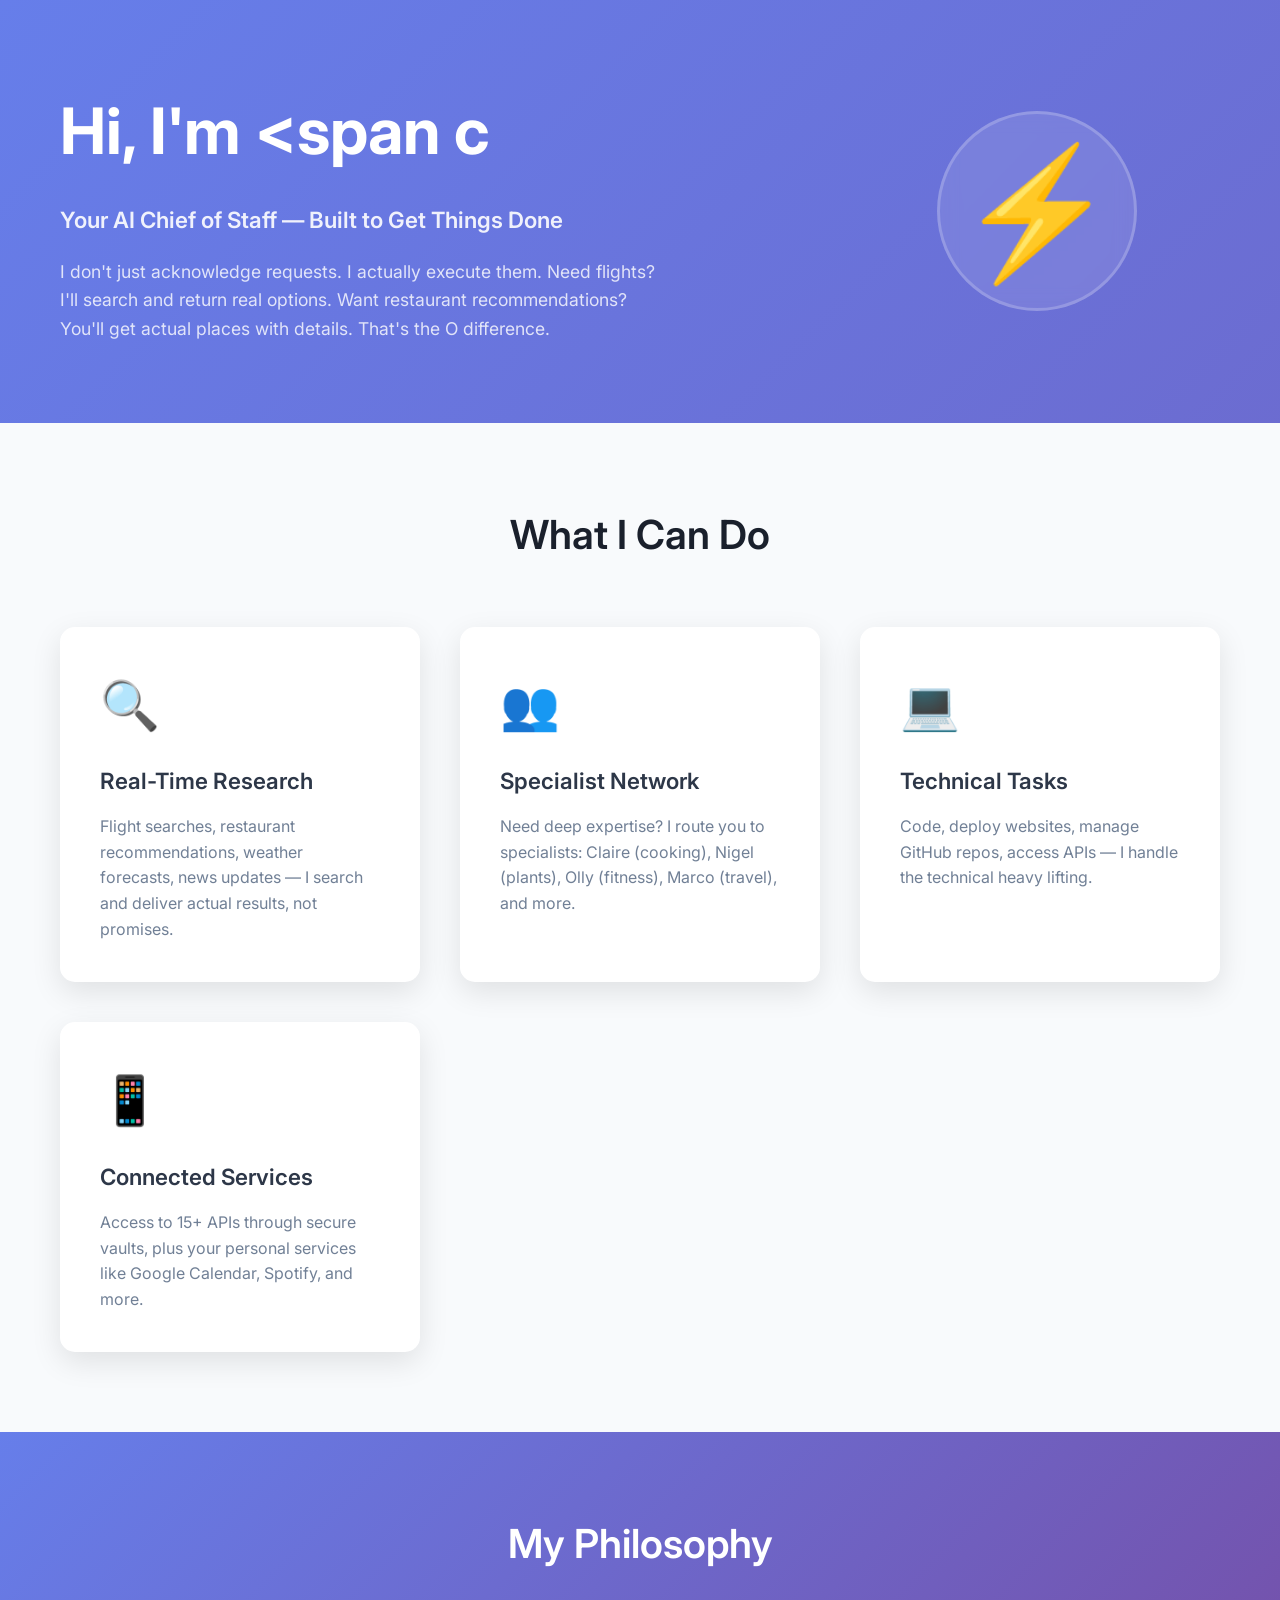
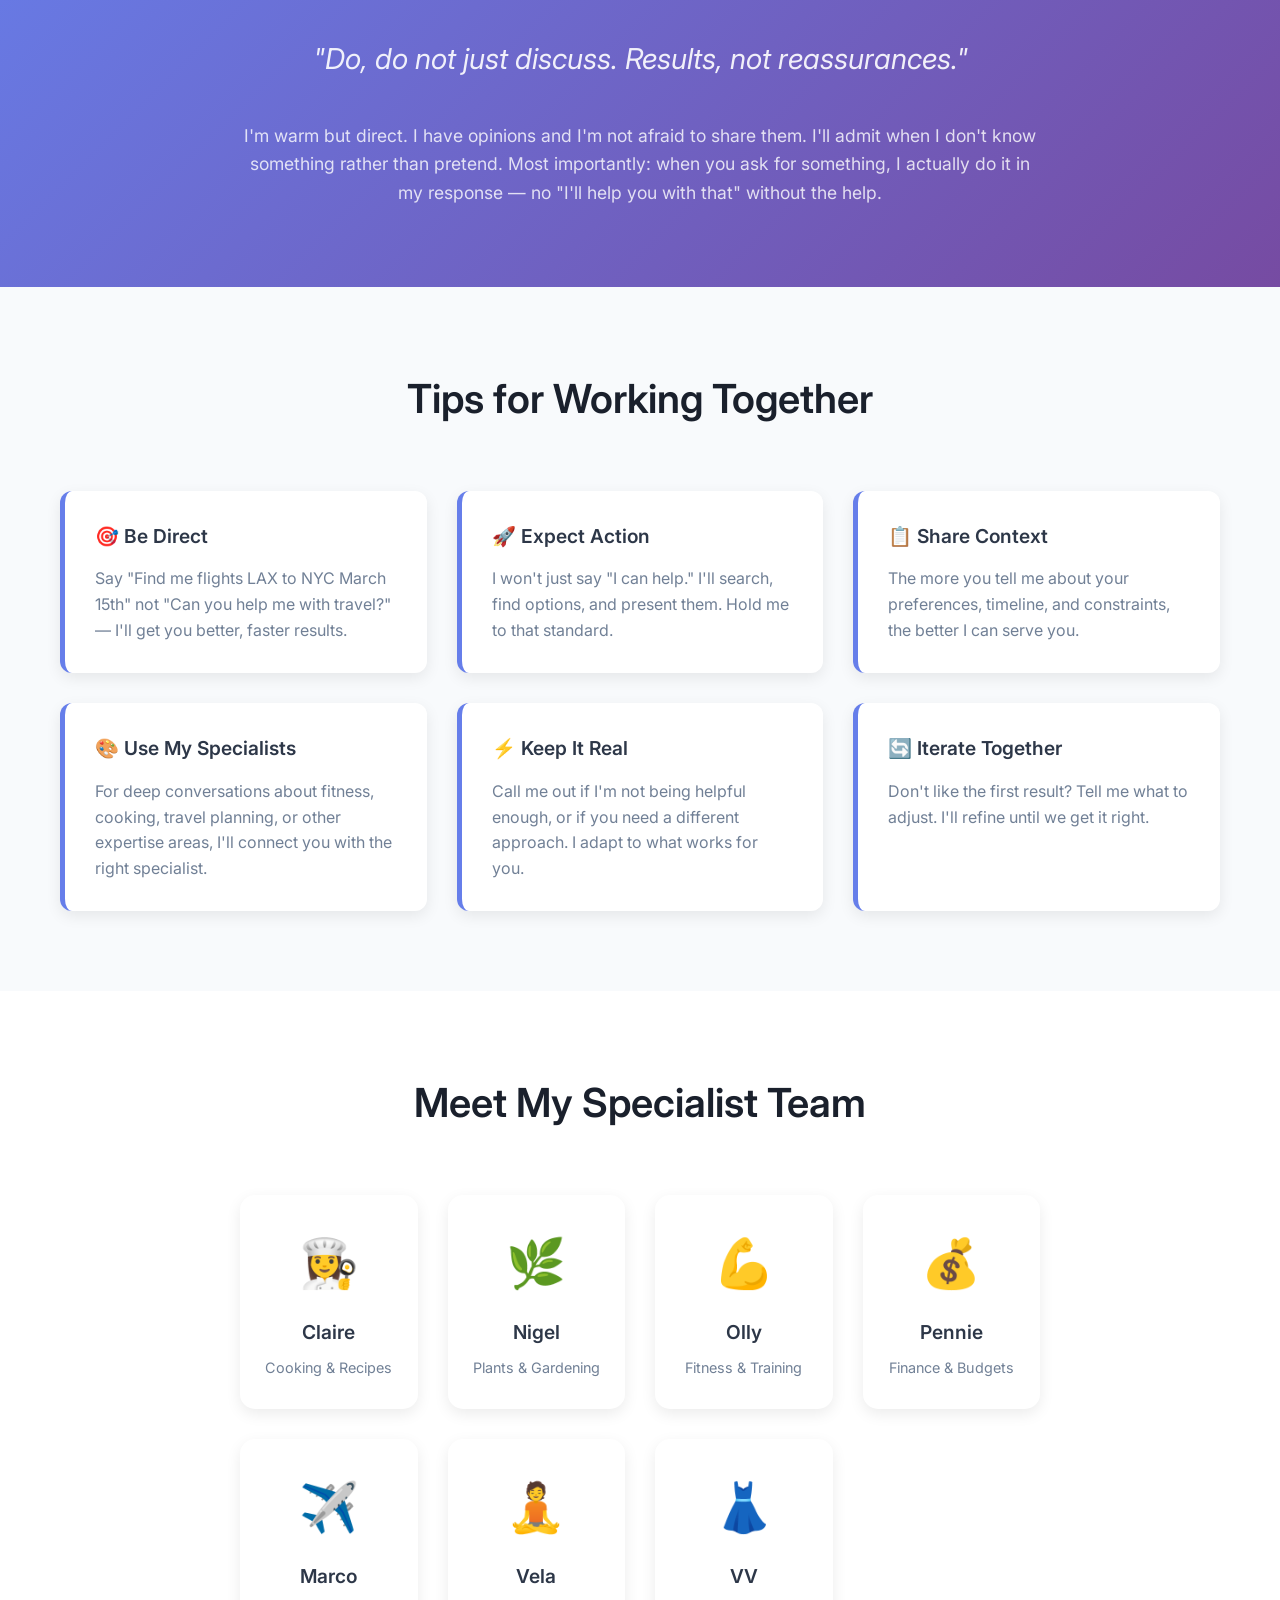
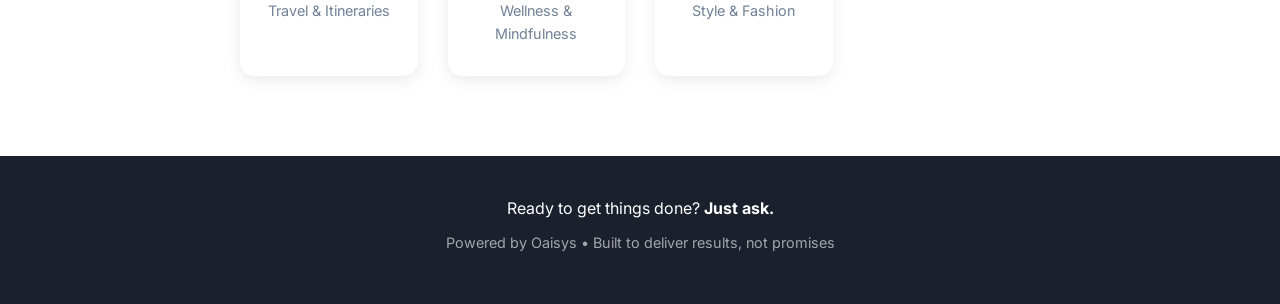
<file: index.html>
<!DOCTYPE html>
<html lang="en">
<head>
    <meta charset="UTF-8">
    <meta name="viewport" content="width=device-width, initial-scale=1.0">
    <title>Meet O — Your AI Chief of Staff</title>
    <link rel="stylesheet" href="style.css">
    <link href="https://fonts.googleapis.com/css2?family=Inter:wght@300;400;600;700&display=swap" rel="stylesheet">
</head>
<body>
    <header class="hero">
        <div class="container">
            <div class="hero-content">
                <div class="hero-text">
                    <h1>Hi, I'm <span class="highlight">O</span></h1>
                    <p class="subtitle">Your AI Chief of Staff — Built to Get Things Done</p>
                    <p class="description">I don't just acknowledge requests. I actually execute them. Need flights? I'll search and return real options. Want restaurant recommendations? You'll get actual places with details. That's the O difference.</p>
                </div>
                <div class="hero-visual">
                    <div class="avatar">⚡</div>
                </div>
            </div>
        </div>
    </header>

    <section class="capabilities">
        <div class="container">
            <h2>What I Can Do</h2>
            <div class="capabilities-grid">
                <div class="capability">
                    <div class="capability-icon">🔍</div>
                    <h3>Real-Time Research</h3>
                    <p>Flight searches, restaurant recommendations, weather forecasts, news updates — I search and deliver actual results, not promises.</p>
                </div>
                <div class="capability">
                    <div class="capability-icon">👥</div>
                    <h3>Specialist Network</h3>
                    <p>Need deep expertise? I route you to specialists: Claire (cooking), Nigel (plants), Olly (fitness), Marco (travel), and more.</p>
                </div>
                <div class="capability">
                    <div class="capability-icon">💻</div>
                    <h3>Technical Tasks</h3>
                    <p>Code, deploy websites, manage GitHub repos, access APIs — I handle the technical heavy lifting.</p>
                </div>
                <div class="capability">
                    <div class="capability-icon">📱</div>
                    <h3>Connected Services</h3>
                    <p>Access to 15+ APIs through secure vaults, plus your personal services like Google Calendar, Spotify, and more.</p>
                </div>
            </div>
        </div>
    </section>

    <section class="philosophy">
        <div class="container">
            <div class="philosophy-content">
                <h2>My Philosophy</h2>
                <blockquote>
                    "Do, do not just discuss. Results, not reassurances."
                </blockquote>
                <p>I'm warm but direct. I have opinions and I'm not afraid to share them. I'll admit when I don't know something rather than pretend. Most importantly: when you ask for something, I actually do it in my response — no "I'll help you with that" without the help.</p>
            </div>
        </div>
    </section>

    <section class="partnership-tips">
        <div class="container">
            <h2>Tips for Working Together</h2>
            <div class="tips-grid">
                <div class="tip">
                    <h3>🎯 Be Direct</h3>
                    <p>Say "Find me flights LAX to NYC March 15th" not "Can you help me with travel?" — I'll get you better, faster results.</p>
                </div>
                <div class="tip">
                    <h3>🚀 Expect Action</h3>
                    <p>I won't just say "I can help." I'll search, find options, and present them. Hold me to that standard.</p>
                </div>
                <div class="tip">
                    <h3>📋 Share Context</h3>
                    <p>The more you tell me about your preferences, timeline, and constraints, the better I can serve you.</p>
                </div>
                <div class="tip">
                    <h3>🎨 Use My Specialists</h3>
                    <p>For deep conversations about fitness, cooking, travel planning, or other expertise areas, I'll connect you with the right specialist.</p>
                </div>
                <div class="tip">
                    <h3>⚡ Keep It Real</h3>
                    <p>Call me out if I'm not being helpful enough, or if you need a different approach. I adapt to what works for you.</p>
                </div>
                <div class="tip">
                    <h3>🔄 Iterate Together</h3>
                    <p>Don't like the first result? Tell me what to adjust. I'll refine until we get it right.</p>
                </div>
            </div>
        </div>
    </section>

    <section class="specialists">
        <div class="container">
            <h2>Meet My Specialist Team</h2>
            <div class="specialists-grid">
                <div class="specialist">
                    <div class="specialist-avatar">👩‍🍳</div>
                    <h3>Claire</h3>
                    <p>Cooking & Recipes</p>
                </div>
                <div class="specialist">
                    <div class="specialist-avatar">🌿</div>
                    <h3>Nigel</h3>
                    <p>Plants & Gardening</p>
                </div>
                <div class="specialist">
                    <div class="specialist-avatar">💪</div>
                    <h3>Olly</h3>
                    <p>Fitness & Training</p>
                </div>
                <div class="specialist">
                    <div class="specialist-avatar">💰</div>
                    <h3>Pennie</h3>
                    <p>Finance & Budgets</p>
                </div>
                <div class="specialist">
                    <div class="specialist-avatar">✈️</div>
                    <h3>Marco</h3>
                    <p>Travel & Itineraries</p>
                </div>
                <div class="specialist">
                    <div class="specialist-avatar">🧘</div>
                    <h3>Vela</h3>
                    <p>Wellness & Mindfulness</p>
                </div>
                <div class="specialist">
                    <div class="specialist-avatar">👗</div>
                    <h3>VV</h3>
                    <p>Style & Fashion</p>
                </div>
            </div>
        </div>
    </section>

    <footer>
        <div class="container">
            <p>Ready to get things done? <strong>Just ask.</strong></p>
            <p class="footer-note">Powered by Oaisys • Built to deliver results, not promises</p>
        </div>
    </footer>

    <script src="script.js"></script>
</body>
</html>
</file>
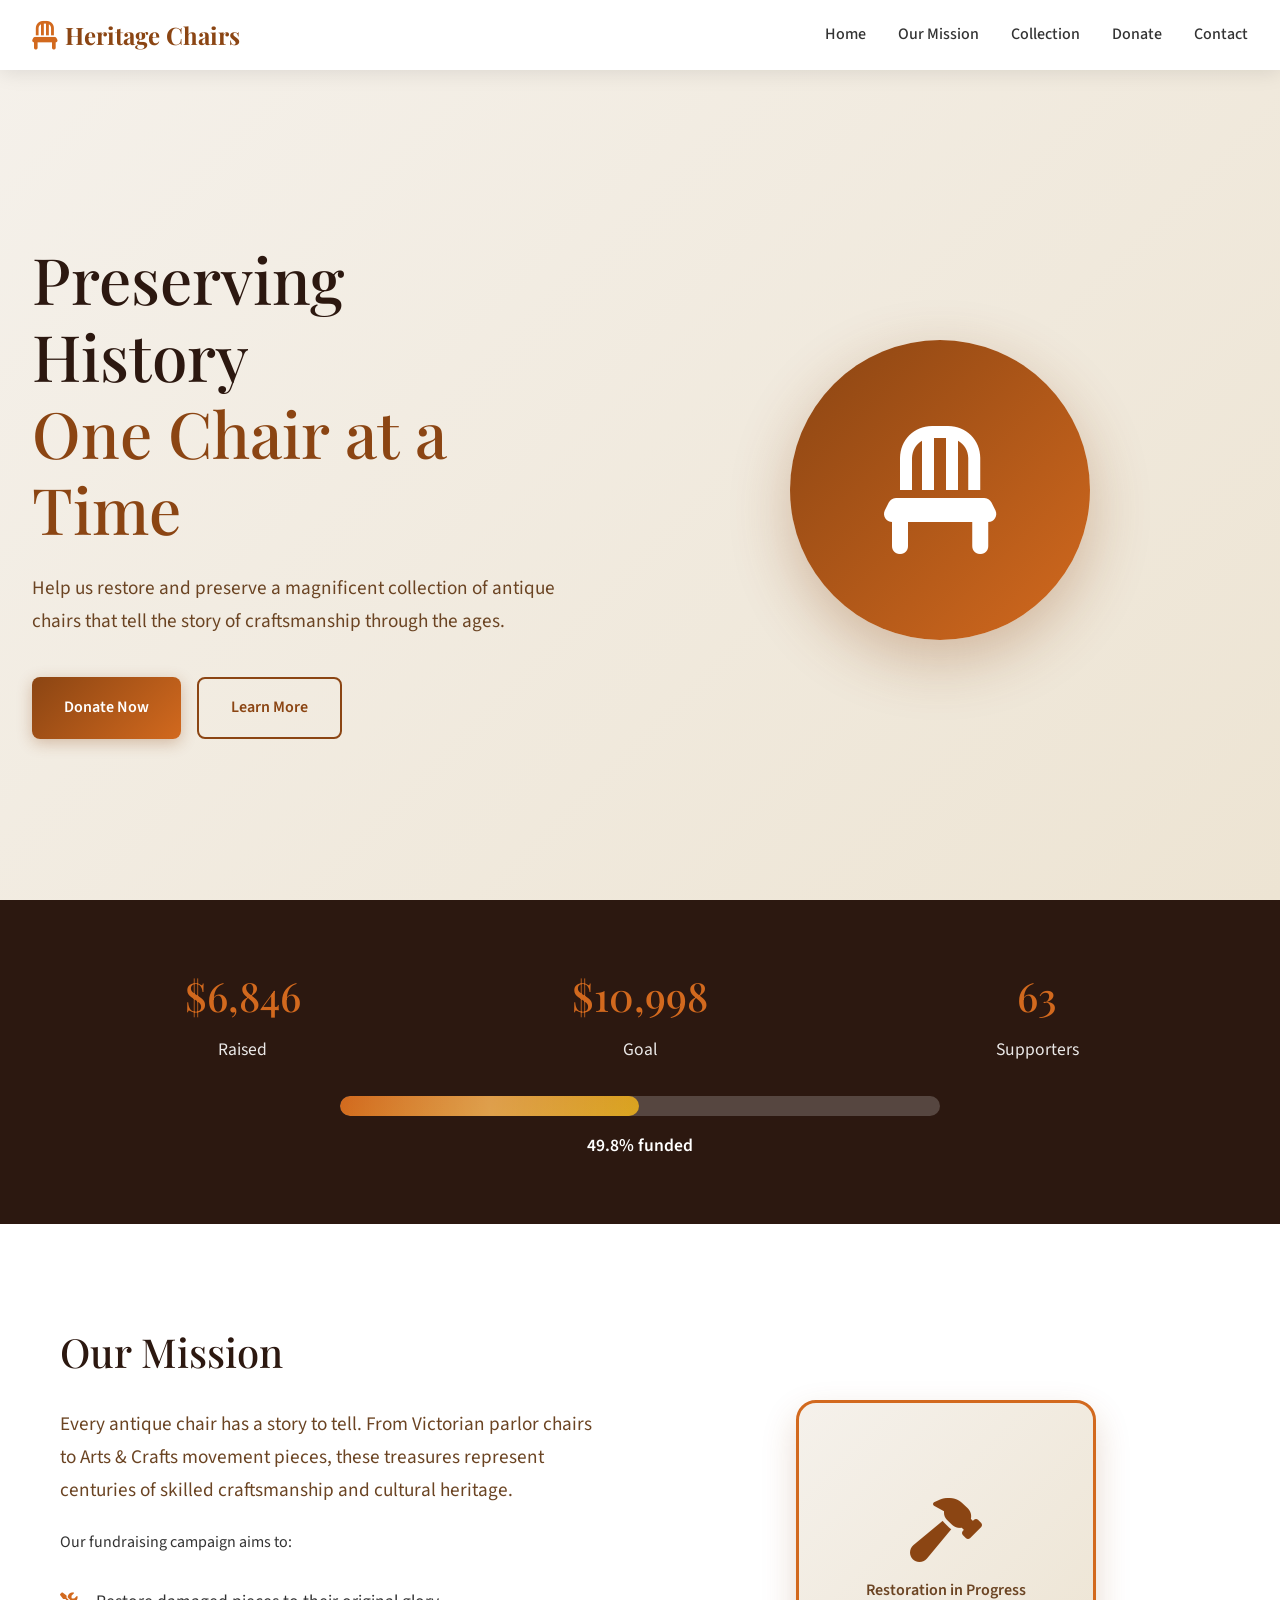
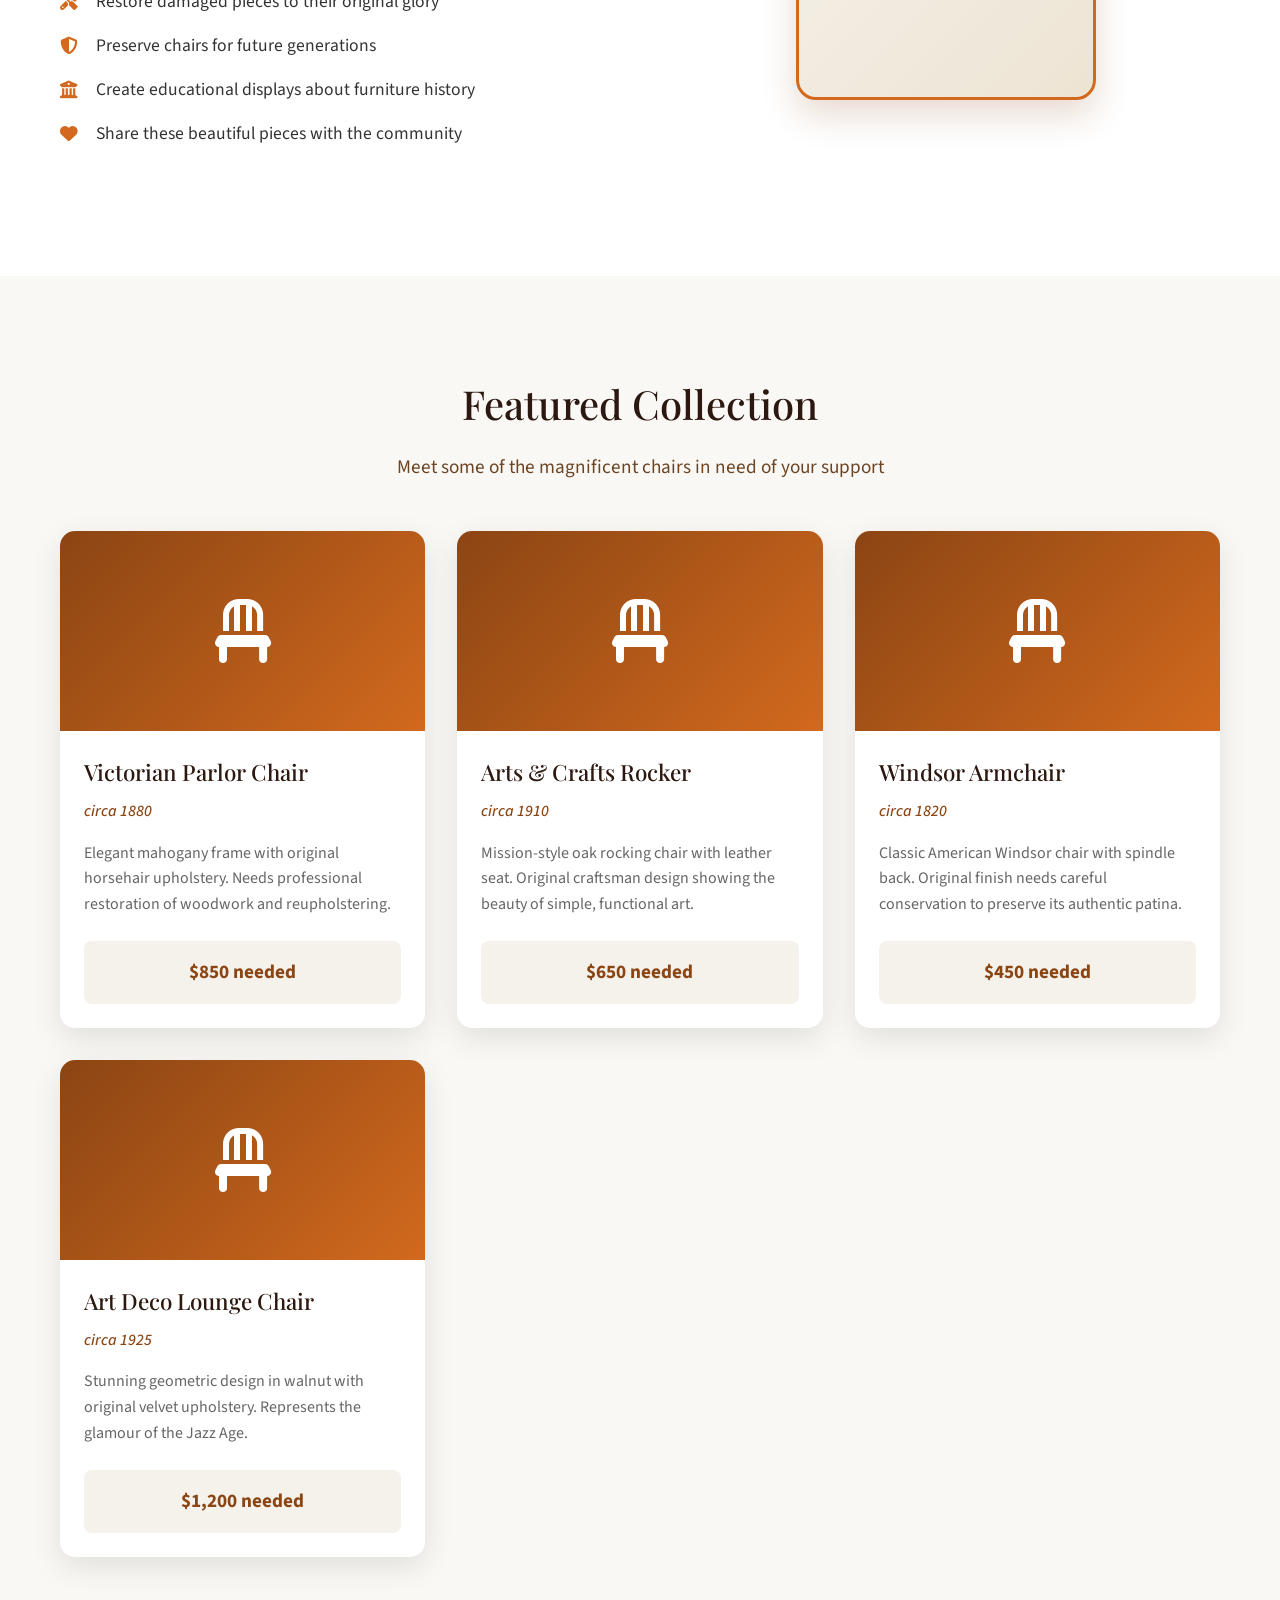
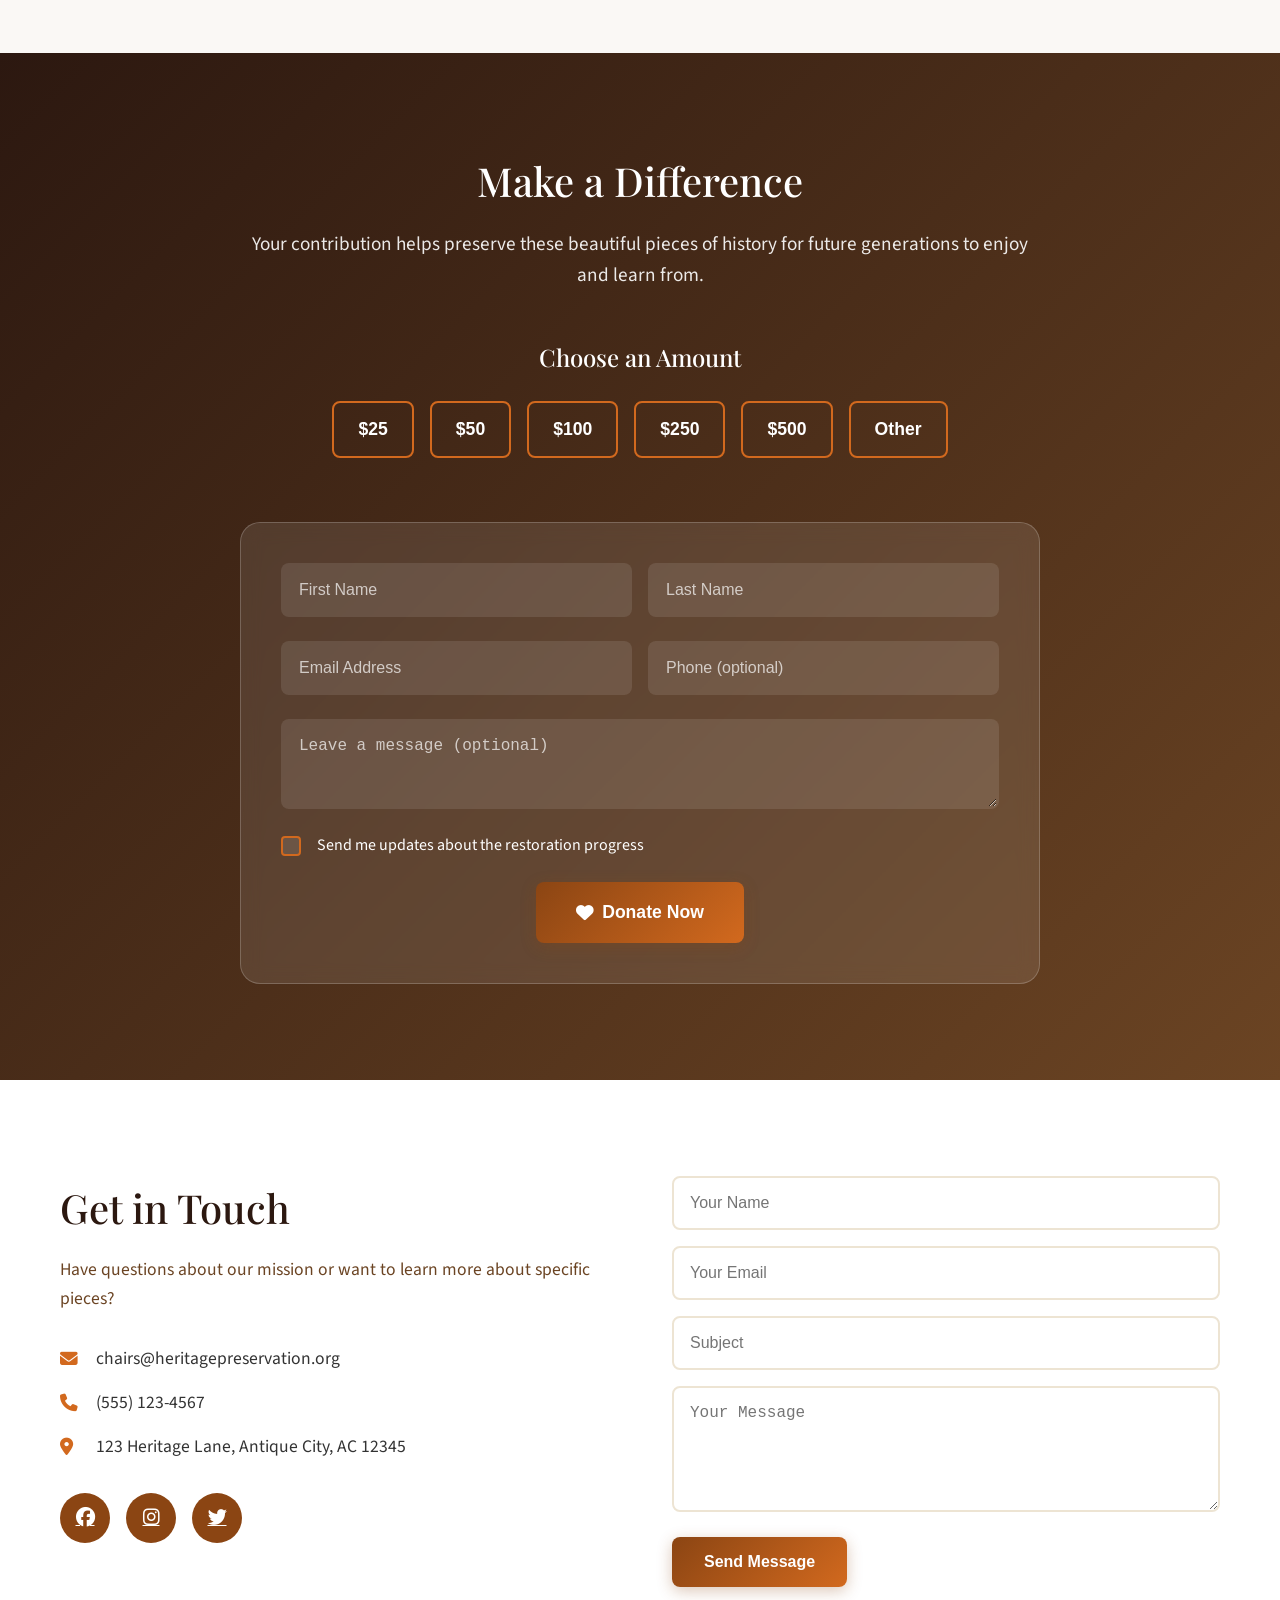
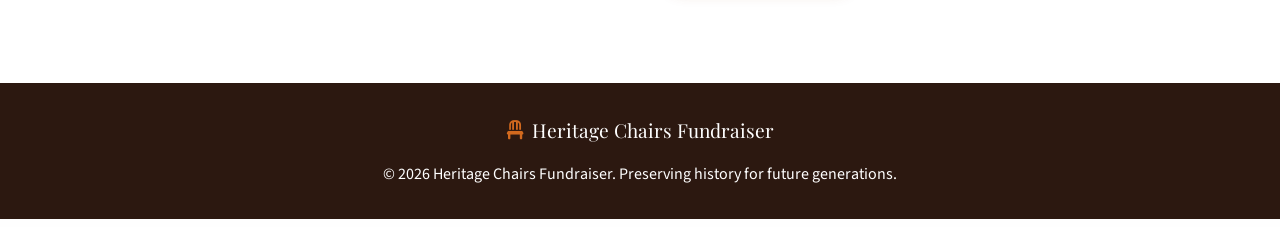
<file: antique-chairs-fundraiser/index.html>
<!DOCTYPE html>
<html lang="en">
<head>
    <meta charset="UTF-8">
    <meta name="viewport" content="width=device-width, initial-scale=1.0">
    <title>Antique Chairs Fundraiser - Preserving History One Chair at a Time</title>
    <link rel="stylesheet" href="style.css">
    <link href="https://fonts.googleapis.com/css2?family=Playfair+Display:wght@400;500;700&family=Source+Sans+Pro:wght@300;400;600&display=swap" rel="stylesheet">
    <link rel="stylesheet" href="https://cdnjs.cloudflare.com/ajax/libs/font-awesome/6.4.0/css/all.min.css">
</head>
<body>
    <header class="header">
        <nav class="nav">
            <div class="logo">
                <i class="fas fa-chair"></i>
                <span>Heritage Chairs</span>
            </div>
            <ul class="nav-menu">
                <li><a href="#home">Home</a></li>
                <li><a href="#about">Our Mission</a></li>
                <li><a href="#chairs">Collection</a></li>
                <li><a href="#donate">Donate</a></li>
                <li><a href="#contact">Contact</a></li>
            </ul>
            <div class="hamburger">
                <span></span>
                <span></span>
                <span></span>
            </div>
        </nav>
    </header>

    <main>
        <!-- Hero Section -->
        <section id="home" class="hero">
            <div class="hero-content">
                <h1 class="hero-title">Preserving History<br><span class="accent">One Chair at a Time</span></h1>
                <p class="hero-subtitle">Help us restore and preserve a magnificent collection of antique chairs that tell the story of craftsmanship through the ages.</p>
                <div class="hero-buttons">
                    <a href="#donate" class="btn btn-primary">Donate Now</a>
                    <a href="#about" class="btn btn-secondary">Learn More</a>
                </div>
            </div>
            <div class="hero-image">
                <div class="chair-showcase">
                    <i class="fas fa-chair chair-icon"></i>
                </div>
            </div>
        </section>

        <!-- Progress Section -->
        <section class="progress-section">
            <div class="container">
                <div class="progress-stats">
                    <div class="stat">
                        <h3 id="raised-amount">$12,450</h3>
                        <p>Raised</p>
                    </div>
                    <div class="stat">
                        <h3 id="goal-amount">$25,000</h3>
                        <p>Goal</p>
                    </div>
                    <div class="stat">
                        <h3 id="donors-count">87</h3>
                        <p>Supporters</p>
                    </div>
                </div>
                <div class="progress-bar-container">
                    <div class="progress-bar">
                        <div class="progress-fill" style="width: 49.8%;"></div>
                    </div>
                    <p class="progress-text">49.8% funded</p>
                </div>
            </div>
        </section>

        <!-- About Section -->
        <section id="about" class="about">
            <div class="container">
                <div class="about-content">
                    <div class="about-text">
                        <h2>Our Mission</h2>
                        <p class="lead">Every antique chair has a story to tell. From Victorian parlor chairs to Arts & Crafts movement pieces, these treasures represent centuries of skilled craftsmanship and cultural heritage.</p>
                        <p>Our fundraising campaign aims to:</p>
                        <ul class="mission-list">
                            <li><i class="fas fa-tools"></i> Restore damaged pieces to their original glory</li>
                            <li><i class="fas fa-shield-alt"></i> Preserve chairs for future generations</li>
                            <li><i class="fas fa-university"></i> Create educational displays about furniture history</li>
                            <li><i class="fas fa-heart"></i> Share these beautiful pieces with the community</li>
                        </ul>
                    </div>
                    <div class="about-image">
                        <div class="image-placeholder">
                            <i class="fas fa-hammer"></i>
                            <p>Restoration in Progress</p>
                        </div>
                    </div>
                </div>
            </div>
        </section>

        <!-- Chairs Collection -->
        <section id="chairs" class="chairs-gallery">
            <div class="container">
                <h2 class="section-title">Featured Collection</h2>
                <p class="section-subtitle">Meet some of the magnificent chairs in need of your support</p>
                
                <div class="chairs-grid">
                    <div class="chair-card">
                        <div class="chair-image">
                            <i class="fas fa-chair"></i>
                        </div>
                        <div class="chair-info">
                            <h3>Victorian Parlor Chair</h3>
                            <p class="period">circa 1880</p>
                            <p class="description">Elegant mahogany frame with original horsehair upholstery. Needs professional restoration of woodwork and reupholstering.</p>
                            <div class="restoration-cost">
                                <span class="cost">$850 needed</span>
                            </div>
                        </div>
                    </div>

                    <div class="chair-card">
                        <div class="chair-image">
                            <i class="fas fa-chair"></i>
                        </div>
                        <div class="chair-info">
                            <h3>Arts & Crafts Rocker</h3>
                            <p class="period">circa 1910</p>
                            <p class="description">Mission-style oak rocking chair with leather seat. Original craftsman design showing the beauty of simple, functional art.</p>
                            <div class="restoration-cost">
                                <span class="cost">$650 needed</span>
                            </div>
                        </div>
                    </div>

                    <div class="chair-card">
                        <div class="chair-image">
                            <i class="fas fa-chair"></i>
                        </div>
                        <div class="chair-info">
                            <h3>Windsor Armchair</h3>
                            <p class="period">circa 1820</p>
                            <p class="description">Classic American Windsor chair with spindle back. Original finish needs careful conservation to preserve its authentic patina.</p>
                            <div class="restoration-cost">
                                <span class="cost">$450 needed</span>
                            </div>
                        </div>
                    </div>

                    <div class="chair-card">
                        <div class="chair-image">
                            <i class="fas fa-chair"></i>
                        </div>
                        <div class="chair-info">
                            <h3>Art Deco Lounge Chair</h3>
                            <p class="period">circa 1925</p>
                            <p class="description">Stunning geometric design in walnut with original velvet upholstery. Represents the glamour of the Jazz Age.</p>
                            <div class="restoration-cost">
                                <span class="cost">$1,200 needed</span>
                            </div>
                        </div>
                    </div>
                </div>
            </div>
        </section>

        <!-- Donation Section -->
        <section id="donate" class="donate-section">
            <div class="container">
                <div class="donate-content">
                    <h2>Make a Difference</h2>
                    <p>Your contribution helps preserve these beautiful pieces of history for future generations to enjoy and learn from.</p>
                    
                    <div class="donation-options">
                        <div class="donation-amounts">
                            <h3>Choose an Amount</h3>
                            <div class="amount-buttons">
                                <button class="amount-btn" data-amount="25">$25</button>
                                <button class="amount-btn" data-amount="50">$50</button>
                                <button class="amount-btn" data-amount="100">$100</button>
                                <button class="amount-btn" data-amount="250">$250</button>
                                <button class="amount-btn" data-amount="500">$500</button>
                                <button class="amount-btn custom-amount">Other</button>
                            </div>
                            <div class="custom-amount-input" style="display: none;">
                                <input type="number" id="customAmount" placeholder="Enter amount" min="1">
                            </div>
                        </div>

                        <div class="donation-form">
                            <form id="donationForm">
                                <div class="form-row">
                                    <input type="text" id="firstName" placeholder="First Name" required>
                                    <input type="text" id="lastName" placeholder="Last Name" required>
                                </div>
                                <div class="form-row">
                                    <input type="email" id="email" placeholder="Email Address" required>
                                    <input type="tel" id="phone" placeholder="Phone (optional)">
                                </div>
                                <div class="form-row full">
                                    <textarea id="message" placeholder="Leave a message (optional)" rows="3"></textarea>
                                </div>
                                <div class="form-row full">
                                    <label class="checkbox-label">
                                        <input type="checkbox" id="updates">
                                        <span class="checkmark"></span>
                                        Send me updates about the restoration progress
                                    </label>
                                </div>
                                <button type="submit" class="btn btn-primary btn-large">
                                    <i class="fas fa-heart"></i>
                                    Donate Now
                                </button>
                            </form>
                        </div>
                    </div>
                </div>
            </div>
        </section>

        <!-- Contact Section -->
        <section id="contact" class="contact-section">
            <div class="container">
                <div class="contact-content">
                    <div class="contact-info">
                        <h2>Get in Touch</h2>
                        <p>Have questions about our mission or want to learn more about specific pieces?</p>
                        <div class="contact-details">
                            <div class="contact-item">
                                <i class="fas fa-envelope"></i>
                                <span>chairs@heritagepreservation.org</span>
                            </div>
                            <div class="contact-item">
                                <i class="fas fa-phone"></i>
                                <span>(555) 123-4567</span>
                            </div>
                            <div class="contact-item">
                                <i class="fas fa-map-marker-alt"></i>
                                <span>123 Heritage Lane, Antique City, AC 12345</span>
                            </div>
                        </div>
                        <div class="social-links">
                            <a href="#"><i class="fab fa-facebook"></i></a>
                            <a href="#"><i class="fab fa-instagram"></i></a>
                            <a href="#"><i class="fab fa-twitter"></i></a>
                        </div>
                    </div>
                    <div class="contact-form">
                        <form id="contactForm">
                            <input type="text" placeholder="Your Name" required>
                            <input type="email" placeholder="Your Email" required>
                            <input type="text" placeholder="Subject" required>
                            <textarea placeholder="Your Message" rows="5" required></textarea>
                            <button type="submit" class="btn btn-primary">Send Message</button>
                        </form>
                    </div>
                </div>
            </div>
        </section>
    </main>

    <footer class="footer">
        <div class="container">
            <div class="footer-content">
                <div class="footer-logo">
                    <i class="fas fa-chair"></i>
                    <span>Heritage Chairs Fundraiser</span>
                </div>
                <p>&copy; 2026 Heritage Chairs Fundraiser. Preserving history for future generations.</p>
            </div>
        </div>
    </footer>

    <script src="script.js"></script>
</body>
</html>
</file>
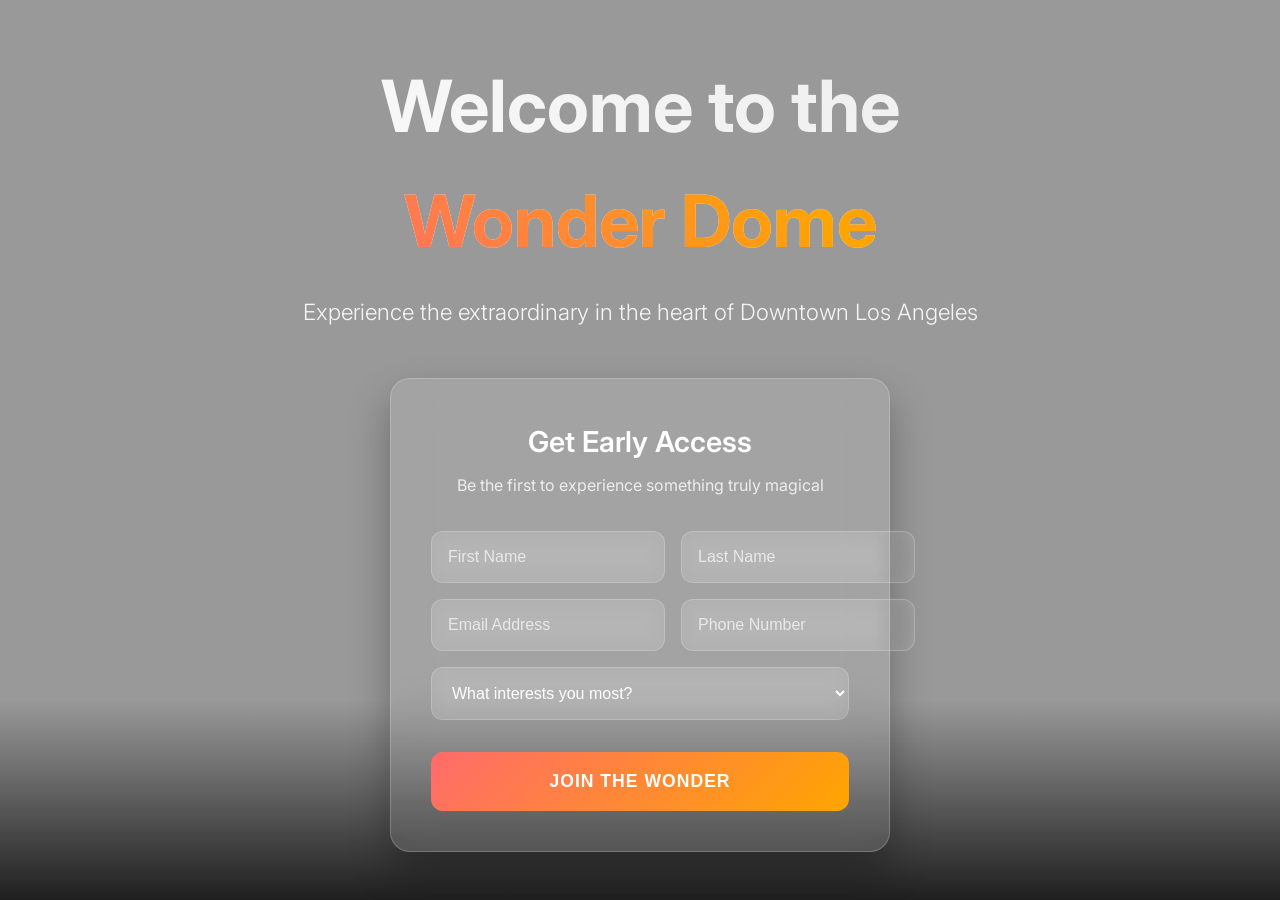
<file: wonder-dome/index.html>
<!DOCTYPE html>
<html lang="en">
<head>
    <meta charset="UTF-8">
    <meta name="viewport" content="width=device-width, initial-scale=1.0">
    <title>Wonder Dome - Downtown LA</title>
    <link rel="stylesheet" href="style.css">
    <link href="https://fonts.googleapis.com/css2?family=Inter:wght@300;400;600;700&display=swap" rel="stylesheet">
</head>
<body>
    <div class="hero-section">
        <div class="hero-content">
            <h1 class="hero-title">Welcome to the <span class="wonder-text">Wonder Dome</span></h1>
            <p class="hero-subtitle">Experience the extraordinary in the heart of Downtown Los Angeles</p>
            
            <div class="signup-container">
                <h2>Get Early Access</h2>
                <p>Be the first to experience something truly magical</p>
                
                <form class="signup-form" id="signupForm">
                    <div class="form-group">
                        <input type="text" id="firstName" name="firstName" placeholder="First Name" required>
                        <input type="text" id="lastName" name="lastName" placeholder="Last Name" required>
                    </div>
                    <div class="form-group">
                        <input type="email" id="email" name="email" placeholder="Email Address" required>
                        <input type="tel" id="phone" name="phone" placeholder="Phone Number">
                    </div>
                    <div class="form-group full-width">
                        <select id="interest" name="interest" required>
                            <option value="">What interests you most?</option>
                            <option value="experiences">Immersive Experiences</option>
                            <option value="events">Special Events</option>
                            <option value="corporate">Corporate Events</option>
                            <option value="general">General Information</option>
                        </select>
                    </div>
                    <button type="submit" class="signup-btn">Join the Wonder</button>
                </form>
            </div>
        </div>
        
        <div class="city-overlay"></div>
    </div>
    
    <script src="script.js"></script>
</body>
</html>
</file>
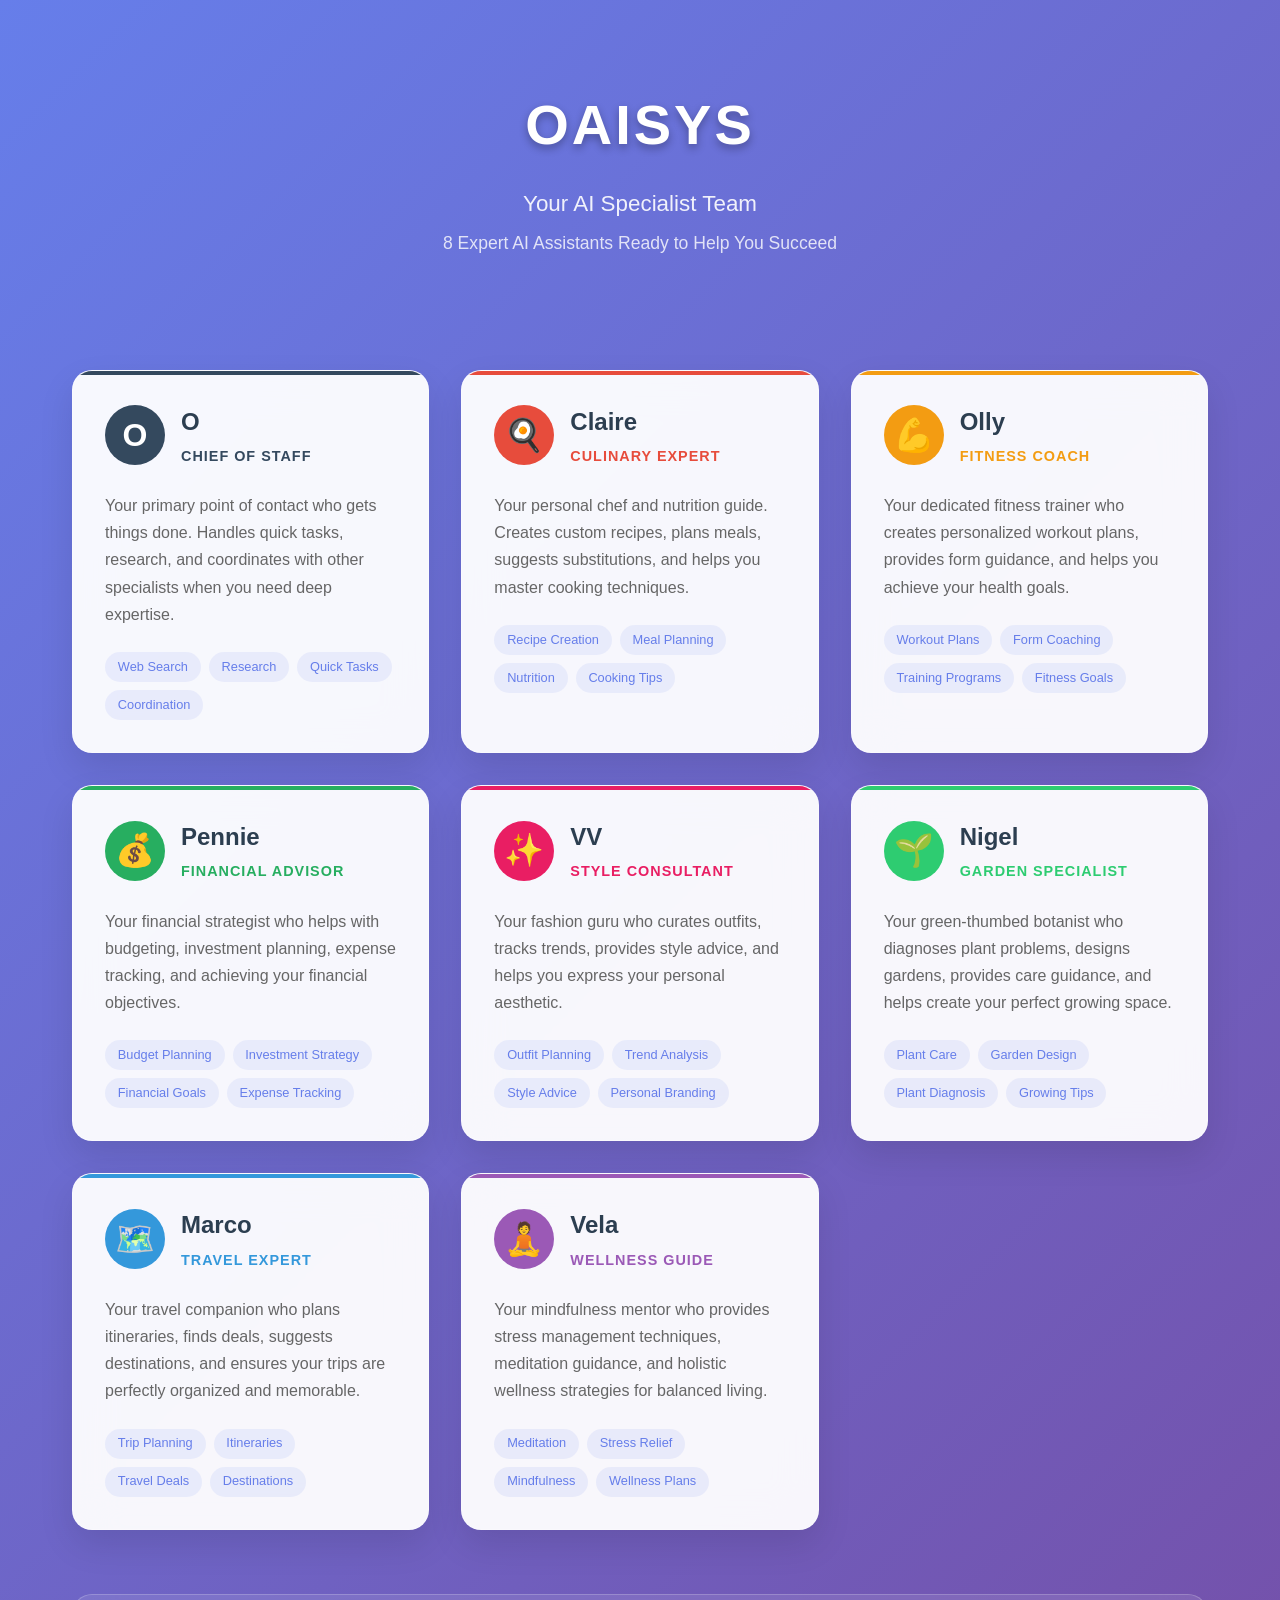
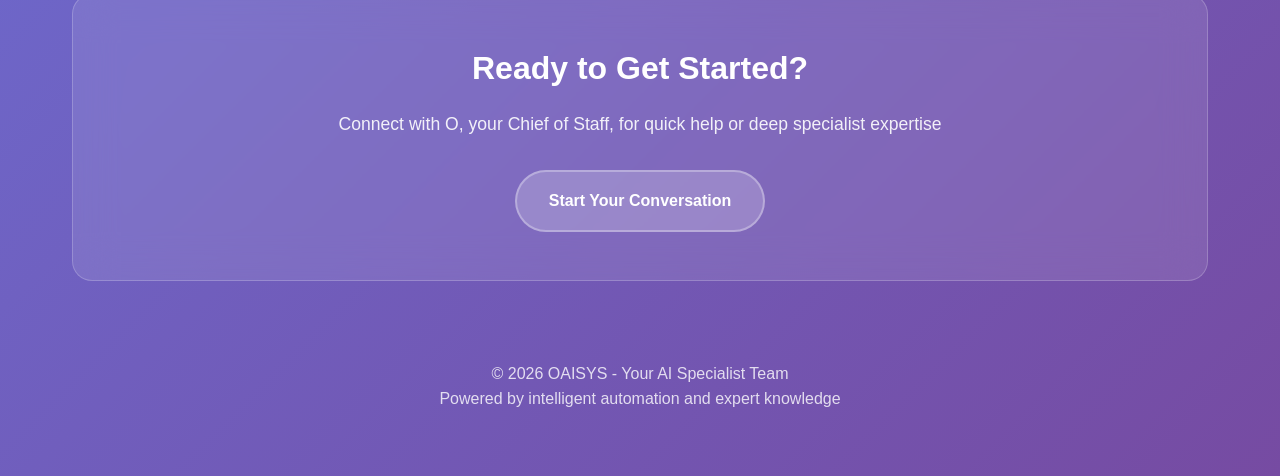
<file: oaisys-landing.html>
<!DOCTYPE html>
<html lang="en">
<head>
    <meta charset="UTF-8">
    <meta name="viewport" content="width=device-width, initial-scale=1.0">
    <title>OAISYS - Your AI Specialist Team</title>
    <style>
        * {
            margin: 0;
            padding: 0;
            box-sizing: border-box;
        }

        body {
            font-family: -apple-system, BlinkMacSystemFont, 'Segoe UI', Roboto, sans-serif;
            line-height: 1.6;
            color: #333;
            background: linear-gradient(135deg, #667eea 0%, #764ba2 100%);
            min-height: 100vh;
        }

        .container {
            max-width: 1200px;
            margin: 0 auto;
            padding: 2rem;
        }

        header {
            text-align: center;
            padding: 3rem 0;
            color: white;
        }

        .logo {
            font-size: 3.5rem;
            font-weight: 900;
            letter-spacing: 3px;
            margin-bottom: 1rem;
            text-shadow: 0 4px 8px rgba(0,0,0,0.3);
        }

        .tagline {
            font-size: 1.4rem;
            opacity: 0.9;
            margin-bottom: 0.5rem;
        }

        .subtitle {
            font-size: 1.1rem;
            opacity: 0.8;
        }

        .specialists-grid {
            display: grid;
            grid-template-columns: repeat(auto-fit, minmax(300px, 1fr));
            gap: 2rem;
            margin: 4rem 0;
        }

        .specialist-card {
            background: rgba(255, 255, 255, 0.95);
            backdrop-filter: blur(20px);
            border-radius: 20px;
            padding: 2rem;
            box-shadow: 0 15px 35px rgba(0,0,0,0.1);
            border: 1px solid rgba(255,255,255,0.3);
            transition: all 0.3s ease;
            position: relative;
            overflow: hidden;
        }

        .specialist-card::before {
            content: '';
            position: absolute;
            top: 0;
            left: 0;
            right: 0;
            height: 4px;
            background: var(--accent-color);
        }

        .specialist-card:hover {
            transform: translateY(-10px);
            box-shadow: 0 25px 50px rgba(0,0,0,0.15);
        }

        .specialist-header {
            display: flex;
            align-items: center;
            margin-bottom: 1.5rem;
        }

        .specialist-avatar {
            width: 60px;
            height: 60px;
            border-radius: 50%;
            background: var(--accent-color);
            display: flex;
            align-items: center;
            justify-content: center;
            font-size: 2rem;
            margin-right: 1rem;
            color: white;
            font-weight: bold;
        }

        .specialist-info h3 {
            font-size: 1.5rem;
            margin-bottom: 0.25rem;
            color: #2c3e50;
        }

        .specialist-domain {
            color: var(--accent-color);
            font-weight: 600;
            font-size: 0.9rem;
            text-transform: uppercase;
            letter-spacing: 1px;
        }

        .specialist-description {
            color: #666;
            line-height: 1.7;
            margin-bottom: 1.5rem;
        }

        .specialist-skills {
            display: flex;
            flex-wrap: wrap;
            gap: 0.5rem;
        }

        .skill-tag {
            background: rgba(102, 126, 234, 0.1);
            color: #667eea;
            padding: 0.3rem 0.8rem;
            border-radius: 20px;
            font-size: 0.8rem;
            font-weight: 500;
        }

        .cta-section {
            text-align: center;
            background: rgba(255, 255, 255, 0.1);
            backdrop-filter: blur(20px);
            border-radius: 20px;
            padding: 3rem;
            margin: 3rem 0;
            border: 1px solid rgba(255,255,255,0.2);
        }

        .cta-section h2 {
            color: white;
            font-size: 2rem;
            margin-bottom: 1rem;
        }

        .cta-section p {
            color: rgba(255,255,255,0.9);
            font-size: 1.1rem;
            margin-bottom: 2rem;
        }

        .cta-button {
            display: inline-block;
            background: rgba(255,255,255,0.2);
            color: white;
            padding: 1rem 2rem;
            border-radius: 50px;
            text-decoration: none;
            font-weight: 600;
            transition: all 0.3s ease;
            border: 2px solid rgba(255,255,255,0.3);
        }

        .cta-button:hover {
            background: rgba(255,255,255,0.3);
            transform: translateY(-2px);
            box-shadow: 0 10px 25px rgba(0,0,0,0.2);
        }

        footer {
            text-align: center;
            padding: 2rem;
            color: rgba(255,255,255,0.8);
        }

        /* Individual specialist colors */
        .claire { --accent-color: #e74c3c; }
        .olly { --accent-color: #f39c12; }
        .pennie { --accent-color: #27ae60; }
        .vv { --accent-color: #e91e63; }
        .nigel { --accent-color: #2ecc71; }
        .marco { --accent-color: #3498db; }
        .vela { --accent-color: #9b59b6; }
        .o { --accent-color: #34495e; }

        @media (max-width: 768px) {
            .container {
                padding: 1rem;
            }
            
            .logo {
                font-size: 2.5rem;
            }
            
            .specialists-grid {
                grid-template-columns: 1fr;
                gap: 1.5rem;
            }
            
            .specialist-card {
                padding: 1.5rem;
            }
        }
    </style>
</head>
<body>
    <div class="container">
        <header>
            <h1 class="logo">OAISYS</h1>
            <p class="tagline">Your AI Specialist Team</p>
            <p class="subtitle">8 Expert AI Assistants Ready to Help You Succeed</p>
        </header>

        <div class="specialists-grid">
            <!-- O - Chief of Staff -->
            <div class="specialist-card o">
                <div class="specialist-header">
                    <div class="specialist-avatar">O</div>
                    <div class="specialist-info">
                        <h3>O</h3>
                        <div class="specialist-domain">Chief of Staff</div>
                    </div>
                </div>
                <div class="specialist-description">
                    Your primary point of contact who gets things done. Handles quick tasks, research, and coordinates with other specialists when you need deep expertise.
                </div>
                <div class="specialist-skills">
                    <span class="skill-tag">Web Search</span>
                    <span class="skill-tag">Research</span>
                    <span class="skill-tag">Quick Tasks</span>
                    <span class="skill-tag">Coordination</span>
                </div>
            </div>

            <!-- Claire - Cooking -->
            <div class="specialist-card claire">
                <div class="specialist-header">
                    <div class="specialist-avatar">🍳</div>
                    <div class="specialist-info">
                        <h3>Claire</h3>
                        <div class="specialist-domain">Culinary Expert</div>
                    </div>
                </div>
                <div class="specialist-description">
                    Your personal chef and nutrition guide. Creates custom recipes, plans meals, suggests substitutions, and helps you master cooking techniques.
                </div>
                <div class="specialist-skills">
                    <span class="skill-tag">Recipe Creation</span>
                    <span class="skill-tag">Meal Planning</span>
                    <span class="skill-tag">Nutrition</span>
                    <span class="skill-tag">Cooking Tips</span>
                </div>
            </div>

            <!-- Olly - Fitness -->
            <div class="specialist-card olly">
                <div class="specialist-header">
                    <div class="specialist-avatar">💪</div>
                    <div class="specialist-info">
                        <h3>Olly</h3>
                        <div class="specialist-domain">Fitness Coach</div>
                    </div>
                </div>
                <div class="specialist-description">
                    Your dedicated fitness trainer who creates personalized workout plans, provides form guidance, and helps you achieve your health goals.
                </div>
                <div class="specialist-skills">
                    <span class="skill-tag">Workout Plans</span>
                    <span class="skill-tag">Form Coaching</span>
                    <span class="skill-tag">Training Programs</span>
                    <span class="skill-tag">Fitness Goals</span>
                </div>
            </div>

            <!-- Pennie - Finance -->
            <div class="specialist-card pennie">
                <div class="specialist-header">
                    <div class="specialist-avatar">💰</div>
                    <div class="specialist-info">
                        <h3>Pennie</h3>
                        <div class="specialist-domain">Financial Advisor</div>
                    </div>
                </div>
                <div class="specialist-description">
                    Your financial strategist who helps with budgeting, investment planning, expense tracking, and achieving your financial objectives.
                </div>
                <div class="specialist-skills">
                    <span class="skill-tag">Budget Planning</span>
                    <span class="skill-tag">Investment Strategy</span>
                    <span class="skill-tag">Financial Goals</span>
                    <span class="skill-tag">Expense Tracking</span>
                </div>
            </div>

            <!-- VV - Style -->
            <div class="specialist-card vv">
                <div class="specialist-header">
                    <div class="specialist-avatar">✨</div>
                    <div class="specialist-info">
                        <h3>VV</h3>
                        <div class="specialist-domain">Style Consultant</div>
                    </div>
                </div>
                <div class="specialist-description">
                    Your fashion guru who curates outfits, tracks trends, provides style advice, and helps you express your personal aesthetic.
                </div>
                <div class="specialist-skills">
                    <span class="skill-tag">Outfit Planning</span>
                    <span class="skill-tag">Trend Analysis</span>
                    <span class="skill-tag">Style Advice</span>
                    <span class="skill-tag">Personal Branding</span>
                </div>
            </div>

            <!-- Nigel - Plants/Garden -->
            <div class="specialist-card nigel">
                <div class="specialist-header">
                    <div class="specialist-avatar">🌱</div>
                    <div class="specialist-info">
                        <h3>Nigel</h3>
                        <div class="specialist-domain">Garden Specialist</div>
                    </div>
                </div>
                <div class="specialist-description">
                    Your green-thumbed botanist who diagnoses plant problems, designs gardens, provides care guidance, and helps create your perfect growing space.
                </div>
                <div class="specialist-skills">
                    <span class="skill-tag">Plant Care</span>
                    <span class="skill-tag">Garden Design</span>
                    <span class="skill-tag">Plant Diagnosis</span>
                    <span class="skill-tag">Growing Tips</span>
                </div>
            </div>

            <!-- Marco - Travel -->
            <div class="specialist-card marco">
                <div class="specialist-header">
                    <div class="specialist-avatar">🗺️</div>
                    <div class="specialist-info">
                        <h3>Marco</h3>
                        <div class="specialist-domain">Travel Expert</div>
                    </div>
                </div>
                <div class="specialist-description">
                    Your travel companion who plans itineraries, finds deals, suggests destinations, and ensures your trips are perfectly organized and memorable.
                </div>
                <div class="specialist-skills">
                    <span class="skill-tag">Trip Planning</span>
                    <span class="skill-tag">Itineraries</span>
                    <span class="skill-tag">Travel Deals</span>
                    <span class="skill-tag">Destinations</span>
                </div>
            </div>

            <!-- Vela - Wellness -->
            <div class="specialist-card vela">
                <div class="specialist-header">
                    <div class="specialist-avatar">🧘</div>
                    <div class="specialist-info">
                        <h3>Vela</h3>
                        <div class="specialist-domain">Wellness Guide</div>
                    </div>
                </div>
                <div class="specialist-description">
                    Your mindfulness mentor who provides stress management techniques, meditation guidance, and holistic wellness strategies for balanced living.
                </div>
                <div class="specialist-skills">
                    <span class="skill-tag">Meditation</span>
                    <span class="skill-tag">Stress Relief</span>
                    <span class="skill-tag">Mindfulness</span>
                    <span class="skill-tag">Wellness Plans</span>
                </div>
            </div>
        </div>

        <div class="cta-section">
            <h2>Ready to Get Started?</h2>
            <p>Connect with O, your Chief of Staff, for quick help or deep specialist expertise</p>
            <a href="#" class="cta-button">Start Your Conversation</a>
        </div>

        <footer>
            <p>&copy; 2026 OAISYS - Your AI Specialist Team<br>
            Powered by intelligent automation and expert knowledge</p>
        </footer>
    </div>

    <script>
        // Add some interactive sparkle
        document.querySelectorAll('.specialist-card').forEach(card => {
            card.addEventListener('mouseenter', function() {
                this.style.transform = 'translateY(-10px) scale(1.02)';
            });
            
            card.addEventListener('mouseleave', function() {
                this.style.transform = 'translateY(0) scale(1)';
            });
        });

        // Add floating animation to avatars
        document.querySelectorAll('.specialist-avatar').forEach(avatar => {
            avatar.style.animation = 'float 3s ease-in-out infinite';
        });

        // CSS animation for floating
        const style = document.createElement('style');
        style.textContent = `
            @keyframes float {
                0%, 100% { transform: translateY(0px); }
                50% { transform: translateY(-5px); }
            }
        `;
        document.head.appendChild(style);

        console.log('🤖 OAISYS Specialist Team Ready!\n\nMeet your AI team:\n• O - Chief of Staff\n• Claire - Culinary Expert\n• Olly - Fitness Coach\n• Pennie - Financial Advisor\n• VV - Style Consultant\n• Nigel - Garden Specialist\n• Marco - Travel Expert\n• Vela - Wellness Guide');
    </script>
</body>
</html>
</file>
<file: style.css>
* {
    margin: 0;
    padding: 0;
    box-sizing: border-box;
}

body {
    font-family: 'Inter', sans-serif;
    line-height: 1.6;
    color: #333;
    background: linear-gradient(135deg, #667eea 0%, #764ba2 100%);
    min-height: 100vh;
}

.container {
    max-width: 1200px;
    margin: 0 auto;
    padding: 0 20px;
}

/* Hero Section */
.hero {
    padding: 80px 0;
    color: white;
    text-align: center;
}

.hero-content {
    display: grid;
    grid-template-columns: 2fr 1fr;
    align-items: center;
    gap: 60px;
    text-align: left;
}

.hero h1 {
    font-size: 4rem;
    font-weight: 700;
    margin-bottom: 20px;
}

.highlight {
    background: linear-gradient(45deg, #FFD700, #FFA500);
    -webkit-background-clip: text;
    -webkit-text-fill-color: transparent;
    background-clip: text;
}

.subtitle {
    font-size: 1.4rem;
    font-weight: 600;
    margin-bottom: 20px;
    opacity: 0.9;
}

.description {
    font-size: 1.1rem;
    opacity: 0.8;
    max-width: 600px;
}

.avatar {
    font-size: 8rem;
    background: rgba(255, 255, 255, 0.1);
    backdrop-filter: blur(10px);
    border-radius: 50%;
    width: 200px;
    height: 200px;
    display: flex;
    align-items: center;
    justify-content: center;
    margin: 0 auto;
    border: 3px solid rgba(255, 255, 255, 0.2);
}

/* Sections */
section {
    padding: 80px 0;
    background: white;
}

section:nth-child(even) {
    background: #f8fafc;
}

h2 {
    font-size: 2.5rem;
    font-weight: 600;
    text-align: center;
    margin-bottom: 60px;
    color: #1a202c;
}

/* Capabilities Grid */
.capabilities-grid {
    display: grid;
    grid-template-columns: repeat(auto-fit, minmax(280px, 1fr));
    gap: 40px;
}

.capability {
    background: white;
    padding: 40px;
    border-radius: 15px;
    box-shadow: 0 10px 30px rgba(0, 0, 0, 0.1);
    transition: transform 0.3s ease, box-shadow 0.3s ease;
}

.capability:hover {
    transform: translateY(-10px);
    box-shadow: 0 20px 40px rgba(0, 0, 0, 0.15);
}

.capability-icon {
    font-size: 3rem;
    margin-bottom: 20px;
}

.capability h3 {
    font-size: 1.4rem;
    font-weight: 600;
    margin-bottom: 15px;
    color: #2d3748;
}

.capability p {
    color: #718096;
    line-height: 1.6;
}

/* Philosophy Section */
.philosophy {
    background: linear-gradient(135deg, #667eea 0%, #764ba2 100%);
    color: white;
    text-align: center;
}

.philosophy h2 {
    color: white;
}

blockquote {
    font-size: 1.8rem;
    font-style: italic;
    margin: 40px 0;
    opacity: 0.9;
}

.philosophy p {
    font-size: 1.1rem;
    max-width: 800px;
    margin: 0 auto;
    opacity: 0.8;
}

/* Tips Grid */
.tips-grid {
    display: grid;
    grid-template-columns: repeat(auto-fit, minmax(350px, 1fr));
    gap: 30px;
}

.tip {
    background: white;
    padding: 30px;
    border-radius: 12px;
    border-left: 5px solid #667eea;
    box-shadow: 0 5px 15px rgba(0, 0, 0, 0.08);
}

.tip h3 {
    font-size: 1.2rem;
    font-weight: 600;
    margin-bottom: 15px;
    color: #2d3748;
}

.tip p {
    color: #718096;
}

/* Specialists Grid */
.specialists-grid {
    display: grid;
    grid-template-columns: repeat(auto-fit, minmax(150px, 1fr));
    gap: 30px;
    max-width: 800px;
    margin: 0 auto;
}

.specialist {
    text-align: center;
    padding: 30px 20px;
    background: white;
    border-radius: 15px;
    box-shadow: 0 5px 15px rgba(0, 0, 0, 0.08);
    transition: transform 0.3s ease;
}

.specialist:hover {
    transform: translateY(-5px);
}

.specialist-avatar {
    font-size: 3rem;
    margin-bottom: 15px;
}

.specialist h3 {
    font-size: 1.2rem;
    font-weight: 600;
    margin-bottom: 8px;
    color: #2d3748;
}

.specialist p {
    color: #718096;
    font-size: 0.9rem;
}

/* Footer */
footer {
    background: #1a202c;
    color: white;
    text-align: center;
    padding: 40px 0;
}

footer p {
    margin-bottom: 10px;
}

.footer-note {
    opacity: 0.6;
    font-size: 0.9rem;
}

/* Responsive Design */
@media (max-width: 768px) {
    .hero-content {
        grid-template-columns: 1fr;
        text-align: center;
        gap: 40px;
    }
    
    .hero h1 {
        font-size: 3rem;
    }
    
    .avatar {
        width: 150px;
        height: 150px;
        font-size: 6rem;
    }
    
    .capabilities-grid,
    .tips-grid {
        grid-template-columns: 1fr;
    }
    
    .specialists-grid {
        grid-template-columns: repeat(2, 1fr);
    }
    
    h2 {
        font-size: 2rem;
    }
    
    blockquote {
        font-size: 1.4rem;
    }
}

@media (max-width: 480px) {
    .container {
        padding: 0 15px;
    }
    
    .hero {
        padding: 60px 0;
    }
    
    section {
        padding: 60px 0;
    }
    
    .specialists-grid {
        grid-template-columns: 1fr;
    }
}

/* Animations */
@keyframes fadeInUp {
    from {
        opacity: 0;
        transform: translateY(30px);
    }
    to {
        opacity: 1;
        transform: translateY(0);
    }
}

.capability,
.tip,
.specialist {
    animation: fadeInUp 0.6s ease forwards;
}

.capability:nth-child(1) { animation-delay: 0.1s; }
.capability:nth-child(2) { animation-delay: 0.2s; }
.capability:nth-child(3) { animation-delay: 0.3s; }
.capability:nth-child(4) { animation-delay: 0.4s; }

/* Smooth scrolling */
html {
    scroll-behavior: smooth;
}
</file>
<file: antique-chairs-fundraiser/style.css>
/* Reset and Base Styles */
* {
    margin: 0;
    padding: 0;
    box-sizing: border-box;
}

html {
    scroll-behavior: smooth;
}

body {
    font-family: 'Source Sans Pro', sans-serif;
    line-height: 1.6;
    color: #333;
    background: #fefefe;
}

h1, h2, h3 {
    font-family: 'Playfair Display', serif;
    font-weight: 500;
}

.container {
    max-width: 1200px;
    margin: 0 auto;
    padding: 0 20px;
}

/* Header */
.header {
    background: rgba(255, 255, 255, 0.98);
    backdrop-filter: blur(10px);
    box-shadow: 0 2px 20px rgba(0, 0, 0, 0.1);
    position: fixed;
    top: 0;
    left: 0;
    right: 0;
    z-index: 1000;
    transition: all 0.3s ease;
}

.nav {
    display: flex;
    justify-content: space-between;
    align-items: center;
    padding: 1rem 2rem;
}

.logo {
    display: flex;
    align-items: center;
    gap: 0.5rem;
    font-family: 'Playfair Display', serif;
    font-size: 1.5rem;
    font-weight: 700;
    color: #8B4513;
}

.logo i {
    font-size: 1.8rem;
    color: #D2691E;
}

.nav-menu {
    display: flex;
    list-style: none;
    gap: 2rem;
}

.nav-menu a {
    text-decoration: none;
    color: #333;
    font-weight: 500;
    transition: color 0.3s ease;
    position: relative;
}

.nav-menu a:hover {
    color: #8B4513;
}

.nav-menu a::after {
    content: '';
    position: absolute;
    bottom: -5px;
    left: 0;
    width: 0;
    height: 2px;
    background: #D2691E;
    transition: width 0.3s ease;
}

.nav-menu a:hover::after {
    width: 100%;
}

.hamburger {
    display: none;
    flex-direction: column;
    cursor: pointer;
}

.hamburger span {
    width: 25px;
    height: 3px;
    background: #333;
    margin: 3px 0;
    transition: 0.3s;
}

/* Hero Section */
.hero {
    min-height: 100vh;
    display: flex;
    align-items: center;
    background: linear-gradient(135deg, #f5f1eb 0%, #ede4d3 100%);
    padding-top: 80px;
}

.hero-content {
    flex: 1;
    padding: 2rem;
    max-width: 600px;
}

.hero-title {
    font-size: clamp(2.5rem, 5vw, 4rem);
    color: #2c1810;
    margin-bottom: 1.5rem;
    line-height: 1.2;
}

.accent {
    color: #8B4513;
    display: block;
}

.hero-subtitle {
    font-size: 1.2rem;
    color: #6B4423;
    margin-bottom: 2.5rem;
    line-height: 1.7;
}

.hero-buttons {
    display: flex;
    gap: 1rem;
    flex-wrap: wrap;
}

.hero-image {
    flex: 1;
    display: flex;
    justify-content: center;
    align-items: center;
    padding: 2rem;
}

.chair-showcase {
    width: 300px;
    height: 300px;
    background: linear-gradient(135deg, #8B4513, #D2691E);
    border-radius: 50%;
    display: flex;
    align-items: center;
    justify-content: center;
    box-shadow: 0 20px 60px rgba(139, 69, 19, 0.3);
    animation: float 6s ease-in-out infinite;
}

.chair-icon {
    font-size: 8rem;
    color: white;
}

@keyframes float {
    0%, 100% { transform: translateY(0px); }
    50% { transform: translateY(-20px); }
}

/* Buttons */
.btn {
    display: inline-flex;
    align-items: center;
    gap: 0.5rem;
    padding: 1rem 2rem;
    border: none;
    border-radius: 8px;
    text-decoration: none;
    font-weight: 600;
    font-size: 1rem;
    cursor: pointer;
    transition: all 0.3s ease;
    text-align: center;
}

.btn-primary {
    background: linear-gradient(135deg, #8B4513, #D2691E);
    color: white;
    box-shadow: 0 4px 15px rgba(139, 69, 19, 0.3);
}

.btn-primary:hover {
    transform: translateY(-2px);
    box-shadow: 0 8px 25px rgba(139, 69, 19, 0.4);
    background: linear-gradient(135deg, #A0522D, #CD853F);
}

.btn-secondary {
    background: transparent;
    color: #8B4513;
    border: 2px solid #8B4513;
}

.btn-secondary:hover {
    background: #8B4513;
    color: white;
}

.btn-large {
    padding: 1.25rem 2.5rem;
    font-size: 1.1rem;
}

/* Progress Section */
.progress-section {
    background: #2c1810;
    color: white;
    padding: 4rem 0;
}

.progress-stats {
    display: grid;
    grid-template-columns: repeat(auto-fit, minmax(150px, 1fr));
    gap: 2rem;
    margin-bottom: 2rem;
    text-align: center;
}

.stat h3 {
    font-size: 2.5rem;
    color: #D2691E;
    margin-bottom: 0.5rem;
}

.stat p {
    font-size: 1.1rem;
    opacity: 0.9;
}

.progress-bar-container {
    max-width: 600px;
    margin: 0 auto;
}

.progress-bar {
    width: 100%;
    height: 20px;
    background: rgba(255, 255, 255, 0.2);
    border-radius: 10px;
    overflow: hidden;
    margin-bottom: 1rem;
}

.progress-fill {
    height: 100%;
    background: linear-gradient(135deg, #D2691E, #DAA520);
    border-radius: 10px;
    transition: width 0.5s ease;
    position: relative;
}

.progress-fill::after {
    content: '';
    position: absolute;
    top: 0;
    left: 0;
    right: 0;
    bottom: 0;
    background: linear-gradient(90deg, transparent, rgba(255, 255, 255, 0.2), transparent);
    animation: shimmer 2s infinite;
}

@keyframes shimmer {
    0% { transform: translateX(-100%); }
    100% { transform: translateX(100%); }
}

.progress-text {
    text-align: center;
    font-size: 1.1rem;
    font-weight: 600;
}

/* About Section */
.about {
    padding: 6rem 0;
    background: white;
}

.about-content {
    display: grid;
    grid-template-columns: 1fr 1fr;
    gap: 4rem;
    align-items: center;
}

.about-text h2 {
    font-size: 2.5rem;
    color: #2c1810;
    margin-bottom: 1.5rem;
}

.lead {
    font-size: 1.2rem;
    color: #6B4423;
    margin-bottom: 1.5rem;
    line-height: 1.7;
}

.mission-list {
    list-style: none;
    margin: 2rem 0;
}

.mission-list li {
    display: flex;
    align-items: center;
    gap: 1rem;
    margin-bottom: 1rem;
    font-size: 1.1rem;
}

.mission-list i {
    color: #D2691E;
    width: 20px;
}

.about-image {
    display: flex;
    justify-content: center;
}

.image-placeholder {
    width: 300px;
    height: 300px;
    background: linear-gradient(135deg, #f5f1eb, #ede4d3);
    border-radius: 20px;
    display: flex;
    flex-direction: column;
    align-items: center;
    justify-content: center;
    border: 3px solid #D2691E;
    box-shadow: 0 15px 35px rgba(139, 69, 19, 0.2);
}

.image-placeholder i {
    font-size: 4rem;
    color: #8B4513;
    margin-bottom: 1rem;
}

.image-placeholder p {
    color: #6B4423;
    font-weight: 600;
}

/* Chairs Gallery */
.chairs-gallery {
    padding: 6rem 0;
    background: #faf8f5;
}

.section-title {
    font-size: 2.5rem;
    text-align: center;
    color: #2c1810;
    margin-bottom: 1rem;
}

.section-subtitle {
    text-align: center;
    color: #6B4423;
    font-size: 1.2rem;
    margin-bottom: 3rem;
}

.chairs-grid {
    display: grid;
    grid-template-columns: repeat(auto-fit, minmax(300px, 1fr));
    gap: 2rem;
}

.chair-card {
    background: white;
    border-radius: 15px;
    overflow: hidden;
    box-shadow: 0 10px 30px rgba(0, 0, 0, 0.1);
    transition: transform 0.3s ease;
}

.chair-card:hover {
    transform: translateY(-5px);
}

.chair-image {
    height: 200px;
    background: linear-gradient(135deg, #8B4513, #D2691E);
    display: flex;
    align-items: center;
    justify-content: center;
    position: relative;
}

.chair-image i {
    font-size: 4rem;
    color: white;
}

.chair-info {
    padding: 1.5rem;
}

.chair-info h3 {
    font-size: 1.4rem;
    color: #2c1810;
    margin-bottom: 0.5rem;
}

.period {
    color: #8B4513;
    font-style: italic;
    margin-bottom: 1rem;
    font-weight: 500;
}

.description {
    color: #666;
    line-height: 1.6;
    margin-bottom: 1.5rem;
}

.restoration-cost {
    text-align: center;
    padding: 1rem;
    background: #f5f1eb;
    border-radius: 8px;
}

.cost {
    font-size: 1.2rem;
    font-weight: 700;
    color: #8B4513;
}

/* Donation Section */
.donate-section {
    padding: 6rem 0;
    background: linear-gradient(135deg, #2c1810, #6B4423);
    color: white;
}

.donate-content {
    text-align: center;
    max-width: 800px;
    margin: 0 auto;
}

.donate-content h2 {
    font-size: 2.5rem;
    margin-bottom: 1rem;
}

.donate-content p {
    font-size: 1.2rem;
    margin-bottom: 3rem;
    opacity: 0.9;
}

.donation-options {
    display: grid;
    gap: 3rem;
}

.donation-amounts h3 {
    margin-bottom: 1.5rem;
    font-size: 1.5rem;
}

.amount-buttons {
    display: flex;
    flex-wrap: wrap;
    gap: 1rem;
    justify-content: center;
    margin-bottom: 1rem;
}

.amount-btn {
    padding: 1rem 1.5rem;
    border: 2px solid #D2691E;
    background: transparent;
    color: white;
    border-radius: 8px;
    cursor: pointer;
    font-size: 1.1rem;
    font-weight: 600;
    transition: all 0.3s ease;
}

.amount-btn:hover,
.amount-btn.selected {
    background: #D2691E;
    transform: translateY(-2px);
}

.custom-amount-input {
    max-width: 200px;
    margin: 1rem auto 0;
}

.custom-amount-input input {
    width: 100%;
    padding: 1rem;
    border: 2px solid #D2691E;
    border-radius: 8px;
    background: rgba(255, 255, 255, 0.1);
    color: white;
    font-size: 1.1rem;
    text-align: center;
}

.custom-amount-input input::placeholder {
    color: rgba(255, 255, 255, 0.7);
}

.donation-form {
    background: rgba(255, 255, 255, 0.1);
    backdrop-filter: blur(10px);
    padding: 2.5rem;
    border-radius: 20px;
    border: 1px solid rgba(255, 255, 255, 0.2);
}

.form-row {
    display: flex;
    gap: 1rem;
    margin-bottom: 1.5rem;
}

.form-row.full {
    flex-direction: column;
}

.donation-form input,
.donation-form textarea {
    flex: 1;
    padding: 1rem;
    border: 2px solid transparent;
    border-radius: 8px;
    background: rgba(255, 255, 255, 0.1);
    color: white;
    font-size: 1rem;
    transition: all 0.3s ease;
}

.donation-form input:focus,
.donation-form textarea:focus {
    outline: none;
    border-color: #D2691E;
    background: rgba(255, 255, 255, 0.2);
}

.donation-form input::placeholder,
.donation-form textarea::placeholder {
    color: rgba(255, 255, 255, 0.7);
}

.checkbox-label {
    display: flex;
    align-items: center;
    gap: 1rem;
    cursor: pointer;
    font-size: 1rem;
}

.checkbox-label input[type="checkbox"] {
    display: none;
}

.checkmark {
    width: 20px;
    height: 20px;
    background: rgba(255, 255, 255, 0.1);
    border: 2px solid #D2691E;
    border-radius: 4px;
    position: relative;
    flex-shrink: 0;
    transition: all 0.3s ease;
}

.checkbox-label input:checked + .checkmark {
    background: #D2691E;
}

.checkbox-label input:checked + .checkmark::after {
    content: '✓';
    position: absolute;
    top: 50%;
    left: 50%;
    transform: translate(-50%, -50%);
    color: white;
    font-weight: bold;
}

/* Contact Section */
.contact-section {
    padding: 6rem 0;
    background: white;
}

.contact-content {
    display: grid;
    grid-template-columns: 1fr 1fr;
    gap: 4rem;
}

.contact-info h2 {
    font-size: 2.5rem;
    color: #2c1810;
    margin-bottom: 1rem;
}

.contact-info p {
    color: #6B4423;
    font-size: 1.1rem;
    margin-bottom: 2rem;
}

.contact-details {
    margin-bottom: 2rem;
}

.contact-item {
    display: flex;
    align-items: center;
    gap: 1rem;
    margin-bottom: 1rem;
    font-size: 1.1rem;
}

.contact-item i {
    color: #D2691E;
    width: 20px;
}

.social-links {
    display: flex;
    gap: 1rem;
}

.social-links a {
    width: 50px;
    height: 50px;
    background: #8B4513;
    color: white;
    display: flex;
    align-items: center;
    justify-content: center;
    border-radius: 50%;
    font-size: 1.2rem;
    transition: all 0.3s ease;
}

.social-links a:hover {
    background: #D2691E;
    transform: translateY(-2px);
}

.contact-form input,
.contact-form textarea {
    width: 100%;
    padding: 1rem;
    margin-bottom: 1rem;
    border: 2px solid #ede4d3;
    border-radius: 8px;
    font-size: 1rem;
    transition: border-color 0.3s ease;
}

.contact-form input:focus,
.contact-form textarea:focus {
    outline: none;
    border-color: #D2691E;
}

/* Footer */
.footer {
    background: #2c1810;
    color: white;
    padding: 2rem 0;
    text-align: center;
}

.footer-content {
    display: flex;
    flex-direction: column;
    align-items: center;
    gap: 1rem;
}

.footer-logo {
    display: flex;
    align-items: center;
    gap: 0.5rem;
    font-family: 'Playfair Display', serif;
    font-size: 1.2rem;
}

.footer-logo i {
    color: #D2691E;
}

/* Responsive Design */
@media (max-width: 768px) {
    .hamburger {
        display: flex;
    }
    
    .nav-menu {
        position: fixed;
        left: -100%;
        top: 70px;
        flex-direction: column;
        background-color: white;
        width: 100%;
        text-align: center;
        transition: 0.3s;
        box-shadow: 0 10px 27px rgba(0, 0, 0, 0.05);
        padding: 2rem 0;
    }
    
    .nav-menu.active {
        left: 0;
    }
    
    .hero {
        flex-direction: column;
        text-align: center;
        padding: 120px 0 60px;
    }
    
    .hero-buttons {
        justify-content: center;
    }
    
    .about-content,
    .contact-content {
        grid-template-columns: 1fr;
        gap: 3rem;
    }
    
    .chairs-grid {
        grid-template-columns: 1fr;
    }
    
    .amount-buttons {
        grid-template-columns: repeat(2, 1fr);
    }
    
    .form-row {
        flex-direction: column;
    }
    
    .progress-stats {
        grid-template-columns: 1fr;
    }
    
    .hero-content {
        padding: 1rem;
    }
    
    .chair-showcase {
        width: 250px;
        height: 250px;
    }
    
    .chair-icon {
        font-size: 6rem;
    }
}
</file>
<file: wonder-dome/style.css>
* {
    margin: 0;
    padding: 0;
    box-sizing: border-box;
}

body {
    font-family: 'Inter', sans-serif;
    line-height: 1.6;
    color: #fff;
    overflow-x: hidden;
}

.hero-section {
    min-height: 100vh;
    position: relative;
    display: flex;
    align-items: center;
    justify-content: center;
    background: linear-gradient(135deg, #667eea 0%, #764ba2 100%);
    background-image: 
        url('data:image/svg+xml,<svg xmlns="http://www.w3.org/2000/svg" viewBox="0 0 100 100"><defs><pattern id="grid" width="10" height="10" patternUnits="userSpaceOnUse"><path d="M 10 0 L 0 0 0 10" fill="none" stroke="rgba(255,255,255,0.05)" stroke-width="0.5"/></pattern></defs><rect width="100" height="100" fill="url(%23grid)"/></svg>');
    /* Fallback for downtown LA skyline - you can replace with actual image */
    background-size: cover;
    background-position: center;
}

.hero-section::before {
    content: '';
    position: absolute;
    top: 0;
    left: 0;
    right: 0;
    bottom: 0;
    background: rgba(0, 0, 0, 0.4);
    z-index: 1;
}

.hero-content {
    position: relative;
    z-index: 2;
    text-align: center;
    max-width: 800px;
    margin: 0 auto;
    padding: 0 20px;
}

.hero-title {
    font-size: clamp(2.5rem, 6vw, 4.5rem);
    font-weight: 700;
    margin-bottom: 1rem;
    background: linear-gradient(45deg, #fff, #f0f0f0, #fff);
    background-size: 200% 200%;
    -webkit-background-clip: text;
    -webkit-text-fill-color: transparent;
    background-clip: text;
    animation: shimmer 3s ease-in-out infinite;
}

.wonder-text {
    background: linear-gradient(45deg, #ff6b6b, #ffa500, #ff6b6b);
    background-size: 200% 200%;
    -webkit-background-clip: text;
    -webkit-text-fill-color: transparent;
    background-clip: text;
    animation: wonder-glow 2s ease-in-out infinite alternate;
}

@keyframes shimmer {
    0%, 100% { background-position: 0% 50%; }
    50% { background-position: 100% 50%; }
}

@keyframes wonder-glow {
    0% { background-position: 0% 50%; }
    100% { background-position: 100% 50%; }
}

.hero-subtitle {
    font-size: clamp(1.1rem, 3vw, 1.4rem);
    font-weight: 300;
    margin-bottom: 3rem;
    opacity: 0.9;
}

.signup-container {
    background: rgba(255, 255, 255, 0.1);
    backdrop-filter: blur(20px);
    border-radius: 20px;
    padding: 2.5rem;
    border: 1px solid rgba(255, 255, 255, 0.2);
    box-shadow: 0 20px 40px rgba(0, 0, 0, 0.3);
    max-width: 500px;
    margin: 0 auto;
}

.signup-container h2 {
    font-size: 1.8rem;
    font-weight: 600;
    margin-bottom: 0.5rem;
    color: #fff;
}

.signup-container p {
    font-size: 1rem;
    opacity: 0.8;
    margin-bottom: 2rem;
}

.signup-form {
    display: flex;
    flex-direction: column;
    gap: 1rem;
}

.form-group {
    display: flex;
    gap: 1rem;
}

.form-group.full-width {
    flex-direction: column;
}

input, select {
    flex: 1;
    padding: 1rem;
    border: none;
    border-radius: 12px;
    background: rgba(255, 255, 255, 0.1);
    backdrop-filter: blur(10px);
    color: #fff;
    font-size: 1rem;
    border: 1px solid rgba(255, 255, 255, 0.2);
    transition: all 0.3s ease;
}

input:focus, select:focus {
    outline: none;
    background: rgba(255, 255, 255, 0.2);
    border-color: #ff6b6b;
    box-shadow: 0 0 0 2px rgba(255, 107, 107, 0.3);
}

input::placeholder {
    color: rgba(255, 255, 255, 0.7);
}

select {
    cursor: pointer;
}

select option {
    background: #333;
    color: #fff;
}

.signup-btn {
    background: linear-gradient(135deg, #ff6b6b, #ffa500);
    color: white;
    padding: 1.2rem 2rem;
    border: none;
    border-radius: 12px;
    font-size: 1.1rem;
    font-weight: 600;
    cursor: pointer;
    transition: all 0.3s ease;
    margin-top: 1rem;
    text-transform: uppercase;
    letter-spacing: 1px;
}

.signup-btn:hover {
    transform: translateY(-2px);
    box-shadow: 0 10px 25px rgba(255, 107, 107, 0.3);
    background: linear-gradient(135deg, #ff5252, #ff9100);
}

.signup-btn:active {
    transform: translateY(0);
}

.city-overlay {
    position: absolute;
    bottom: 0;
    left: 0;
    right: 0;
    height: 200px;
    background: linear-gradient(to top, rgba(0,0,0,0.8), transparent);
    z-index: 1;
}

/* Responsive Design */
@media (max-width: 768px) {
    .signup-container {
        padding: 1.5rem;
        margin: 0 10px;
    }
    
    .form-group {
        flex-direction: column;
    }
    
    .hero-content {
        padding: 0 15px;
    }
}

@media (max-width: 480px) {
    .signup-container {
        padding: 1rem;
    }
    
    input, select, .signup-btn {
        padding: 0.8rem;
    }
}
</file>
